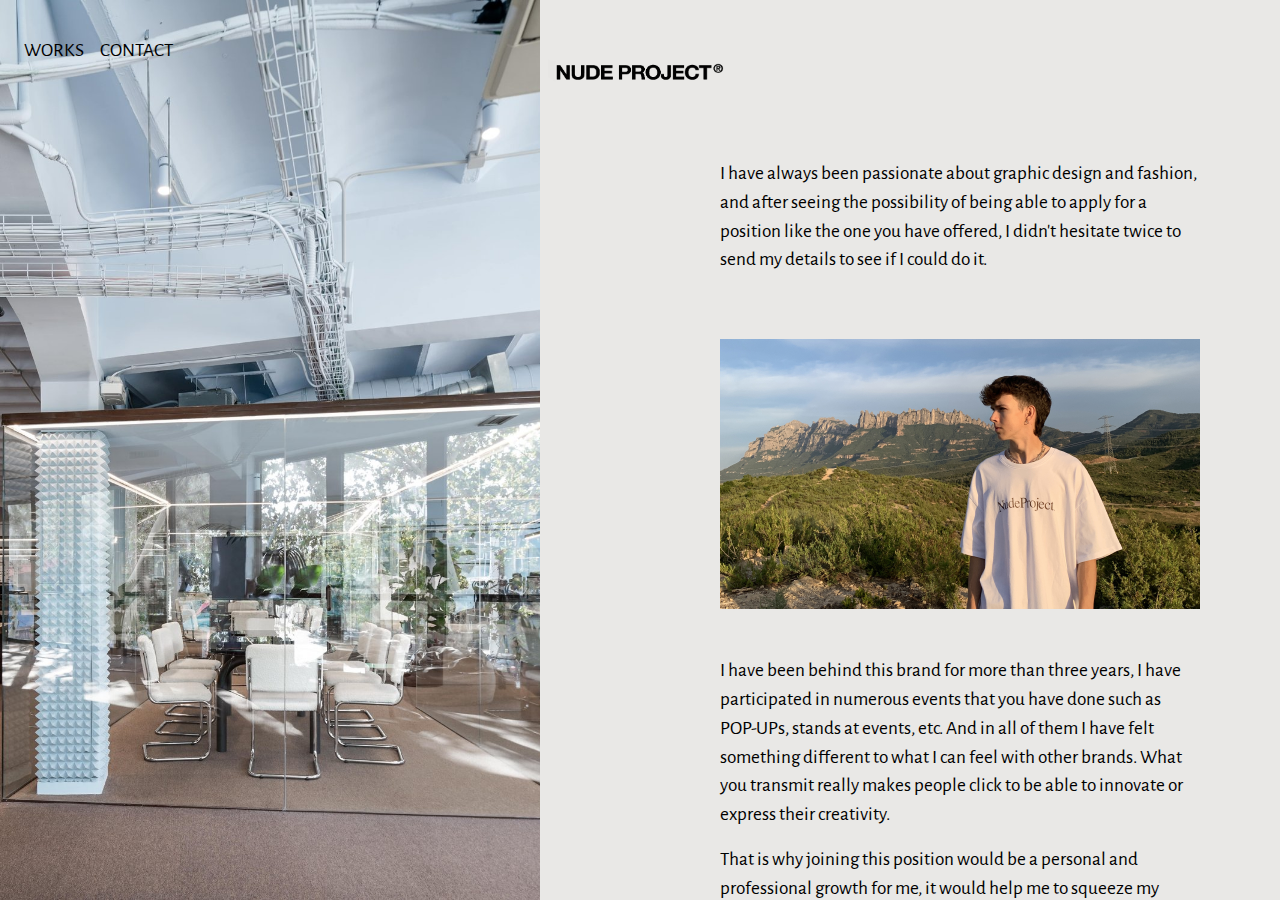
<file: index.html>
<!DOCTYPE html>
<html lang="en" class="no-js">
   <head>
      <!-- Meta -->
      <title>Home</title>
      <meta charset="UTF-8">
      <meta name="description" content="Free HTML template">
      <meta name="keywords" content="HTML, template, free">
      <meta name="author" content="Nicola Tolin">
      <meta name="viewport" content="width=device-width, initial-scale=1.0">
      <!-- Styles -->
      <link href="vendor/bootstrap/css/bootstrap.min.css" rel="stylesheet" type="text/css"/>
      <link href="vendor/animate/animate.css" rel="stylesheet" type="text/css"/>
      <link href="css/style.css" rel="stylesheet" type="text/css"/>
   </head>
   <body>
      <nav class="navbar navbar-expand-lg navbar-dark">
         <a class="navbar-brand mx-auto" href="index.html">
         <img src="img/logo-black.png" height="80" alt="Logo">
         </a>
         <div id="toggler" class="wrapper custom-toggler navbar-toggler" data-toggle="collapse" data-target=".navbar-collapse">
            <div class="menu-toggle">
               <span class="icon-bars custom-toggler navbar-toggler-icon"></span>
            </div>
         </div>
         <div id="toggle-nav" class="navbar-collapse collapse">
            <ul class="navbar-nav">
               <li class="nav-item"> <a class="nav-link" href="works.html">Works</a> </li>
               <li class="nav-item"> <a class="nav-link" href="contact.html">Contact</a> </li>
            </ul>
         </div>
      </nav>
      <div class="Container">
         <div class="Content">
            <div class="Wrapper">
               <div class="LeftContent col-xl-6 col-sm-12 split-image-left background-1">
               </div>
               <div class="RightContent col-xl-6 col-sm-12 split-image-right">
                  <div class="row justify-content-center">
                     <div class="col-9">
                        <div class="row">
                           <div class="">
                              <p>
                                 I have always been passionate about graphic design and fashion, and after seeing the possibility of being able to apply for a position like the one you have offered, I didn't hesitate twice to send my details to see if I could do it.
                              </p>
                              <img class="img-fluid pt-5 pb-5" src="img/photo-7.jpg" alt="Photo">
                              <p>
                                 I have been behind this brand for more than three years, I have participated in numerous events that you have done such as POP-UPs, stands at events, etc. And in all of them I have felt something different to what I can feel with other brands. What you transmit really makes people click to be able to innovate or express their creativity.
                              </p>
                              <p>
                                 That is why joining this position would be a personal and professional growth for me, it would help me to squeeze my creativity and knowledge, to offer my best every day and to achieve each and every challenge that comes my way.
                              </p>
                              <p>
                                 With great enthusiasm,<br><br>
                                 Carlos.
                              </p>
                              <img class="signature" src="img/signature.png" alt="Signature">
                           </div>
                        </div>
                     </div>
                  </div>
               </div>
            </div>
         </div>
      </div>
      <!-- Javascript -->
      <script src="vendor/jquery.min.js"></script>
      <script src="vendor/bootstrap/js/bootstrap.min.js"></script>
      <script src="vendor/wow/wow.js"></script>
      <script src="js/script.js"></script>
      <script>
         new WOW().init();
      </script>
      <!-- End Javascript -->
   </body>
</html>
</file>
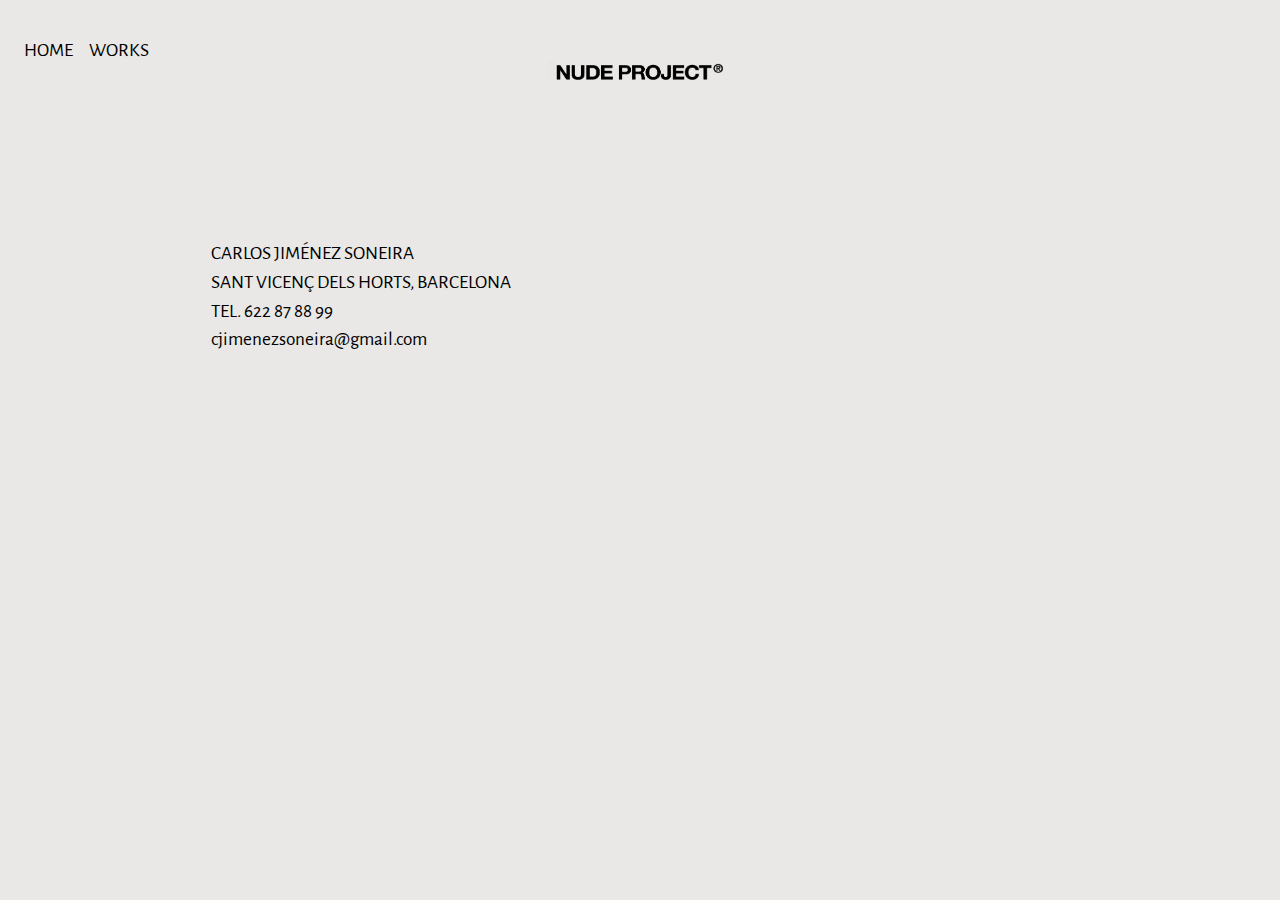
<file: contact.html>
<!DOCTYPE html>
<html lang="en" class="no-js">
   <head>
      <!-- Meta -->
      <title>Contact</title>
      <meta charset="UTF-8">
      <meta name="description" content="Free HTML template">
      <meta name="keywords" content="HTML, template, free">
      <meta name="author" content="Nicola Tolin">
      <meta name="viewport" content="width=device-width, initial-scale=1.0">
      <!-- Styles -->
      <link href="vendor/bootstrap/css/bootstrap.min.css" rel="stylesheet" type="text/css"/>
      <link href="vendor/animate/animate.css" rel="stylesheet" type="text/css"/>
      <link href="css/style.css" rel="stylesheet" type="text/css"/>
   </head>
   <body>
      <nav class="navbar navbar-expand-lg navbar-dark">
         <a class="navbar-brand mx-auto" href="index.html">
         <img src="img/logo-black.png" height="80" alt="Logo">
         </a>
         <div id="toggler" class="wrapper custom-toggler navbar-toggler" data-toggle="collapse" data-target=".navbar-collapse">
            <div class="menu-toggle">
               <span class="icon-bars custom-toggler navbar-toggler-icon"></span>
            </div>
         </div>
         <div id="toggle-nav" class="navbar-collapse collapse">
            <ul class="navbar-nav">
               <li class="nav-item"> <a class="nav-link" href="index.html">HOME</a> </li>
               <li class="nav-item"> <a class="nav-link" href="works.html">Works</a> </li>
            </ul>
            <div id="social"><p>Your it to gave life whom as. Favourable dissimilar resolution led for and had.</p></div>
         </div>
      </nav>
      <!-- Contact -->
      <div class="container-fluid contact">
         <div class="row">
            <div class="col-md-10 offset-md-1">
               <div class="row">
                  <div class="col-md-5 offset-md-1 col-sm-12">
                     <p>
                        CARLOS JIMÉNEZ SONEIRA<br>
                        SANT VICENÇ DELS HORTS, BARCELONA<br>
                        TEL. 622 87 88 99<br>
                        cjimenezsoneira@gmail.com
                     </p>
                  </div>
               </div>
            </div>
         </div>
      </div>
      <!-- End Contact -->
      <!-- Javascript -->
      <script src="vendor/jquery.min.js"></script>
      <script src="vendor/bootstrap/js/bootstrap.min.js"></script>
      <script src="vendor/wow/wow.js"></script>
      <script src="js/script.js"></script>
      <script>
         new WOW().init();
      </script>
      <!-- End Javascript -->
   </body>
</html>
</file>
<file: css/style.css>
/* Fonts */

@import url('https://fonts.googleapis.com/css?family=Alegreya+Sans&display=swap');

/* Basic */

* {
	margin: 0;
	padding: 0;
}

html,
body,
.Container {
	height: 100%;
	font-family: 'Alegreya Sans', sans-serif;
}

body {
	background-color: #e9e8e6;
}

.btn {
	border-radius: 0;
}

a:link,
a:hover,
a:visited {
	text-decoration: none;
	color: #000;
}

a:link.white,
a:hover.white,
a:visited.white {
	text-decoration: none;
	color: #fff;
}

.bold {
	font-weight: bold;
}

h1 {
	font-size: 3.5rem;
}

h2 {
	font-size: 1.5rem;
}

p {
	color: #000;
	font-family: 'Alegreya Sans', sans-serif;
	font-size: 1.2rem;
}

.min-100 {
	min-height: 100%;
}


/* Spacing */

.no-gutter {
	margin-right: 0;
	margin-left: 0;
	padding-right: 0;
	padding-left: 0;
}


/* Navbar */

.navbar {
	position: absolute;
	z-index: 99999;
	top: 0;
	width: 100%;
	padding: 1.8rem 1rem;
	font-family: 'Alegreya Sans', sans-serif;
}

.navbar-dark .navbar-nav .nav-link {
	color: #000;
}

.navbar-dark .navbar-nav .nav-link:focus,
.navbar-dark .navbar-nav .nav-link:hover {
	color: #555;
}

.navbar a:link,
.navbar a:hover,
.navbar a:visited {
	text-decoration: none;
	color: #000;
	text-transform: uppercase;
}

.navbar-dark .navbar-toggler {
	border: none;
}

.navbar .navbar-collapse {
	text-align: center;
}

.navbar-brand {
	padding-top: 0;
}

.wrapper {
	margin: 0;
	width: 200px;
	height: 40px;
}

.menu-toggle {
	display: block;
	height: 40px;
	padding: 0;
	z-index: 1;
	background-color: transparent;
	border: 0 none;
	cursor: pointer;
	font-family: sans-serif;
	outline: medium none;
	overflow: visible;
	text-align: center;
	vertical-align: middle;
	height: 31px;
	width: 35px;
	right: 0px;
	top: 0;
	position: absolute;
}

.menu-toggle:before {
	content: attr(data-label);
	display: block;
	padding: 12px 0;
	position: absolute;
	right: 100%;
	top: 0;
	transition: color 0.2s ease 0s, opacity 0.3s ease 0s, visibility 0.3s ease 0s;
}

.menu--is-revealed .menu-toggle:before {
	opacity: 0;
	visibility: hidden;
}

.menu-toggle .icon-bars,
.menu-toggle .icon-bars:before,
.menu-toggle .icon-bars:after {
	transition: background-color 0.2s ease;
}

.menu-toggle:focus .icon-bars,
.menu-toggle:focus .icon-bars:before,
.menu-toggle:focus .icon-bars:after,
.menu-toggle:hover .icon-bars,
.menu-toggle:hover .icon-bars:before,
.menu-toggle:hover .icon-bars:after {
	background-color: #000;
}

.menu-toggle .icon-bars {
	transition: transform 0.3s ease-in, background-color 0.2s ease;
	background-color: #000;
}

.menu-toggle .icon-bars:before,
.menu-toggle .icon-bars:after {
	transition: top 0.3s 0.3s ease-in, transform 0.3s ease-in, background-color 0.2s ease;
	background-color: #000;
}

.menu-toggle:active .icon-bars,
.menu--is-revealed .menu-toggle .icon-bars {
	transition: transform 0.3s 0.2s ease-in, background-color 0.2s ease;
	transform: rotate3d(0, 0, 1, 135deg);
}

.menu-toggle:active .icon-bars:before,
.menu-toggle:active .icon-bars:after,
.menu--is-revealed .menu-toggle .icon-bars:before,
.menu--is-revealed .menu-toggle .icon-bars:after {
	transition: top 0.2s ease-in, transform 0.3s 0.2s ease-in, background-color 0.2s ease;
	transform: rotate3d(0, 0, 1, 90deg);
	top: 0;
}

.menu--is-revealed .menu-toggle {
	position: fixed;
	top: 31px;
	right: 22px;
}

.nav-item {
	font-size: 1.2rem;
}

.icon-bars {
	position: relative;
}

.icon-bars,
.icon-bars:before,
.icon-bars:after {
	display: block;
	width: 32px;
	height: 2px;
	background-color: currentColor;
}

.icon-bars,
.icon-bars:before,
.icon-bars:after {
	background-color: #273138;
}

.icon-bars:before,
.icon-bars:after {
	content: "";
	position: absolute;
	left: 0;
}

.icon-bars:before {
	top: 0.5em;
}

.icon-bars:after {
	top: -0.5em;
}

@media (min-width: 990px) {
	.navbar-brand {
		position: absolute;
		left: 50%;
		transform: translateX(-50%);
		/**optional offset from top**/
		max-height: 40px;
	}
}

@media screen and (min-width:768px) {
	.navbar-brand-centered {
		position: absolute;
		left: 50%;
		display: block;
		width: 100%;
		text-align: center;
	}
	.navbar>.container .navbar-brand-centered,
	.navbar>.container-fluid .navbar-brand-centered {
		margin-left: -50%;
	}
}

.navbar-toggler-icon {
	top: 15px;
	right: 0px;
	position: absolute;
}

.navbar-dark .navbar-toggler-icon {
	background-image: url("data:image/svg+xml;charset=utf8,%3Csvg viewBox='0 0 32 32' xmlns='http://www.w3.org/2000/svg'%3E%3Cpath stroke='rgba(0,0,0, 1)' stroke-width='2' stroke-linecap='round' stroke-miterlimit='10' d='M4 8h24M4 16h24M4 24h24'/%3E%3C/svg%3E");
}

.custom-toggler .navbar-toggler-icon {
	background-image: url("data:image/svg+xml;charset=utf8,%3Csvg viewBox='0 0 32 32' xmlns='http://www.w3.org/2000/svg'%3E%3Cpath stroke='rgba(0,0,0, 1)' stroke-width='2' stroke-linecap='round' stroke-miterlimit='10' d='M4 8h24M4 16h24M4 24h24'/%3E%3C/svg%3E");
}

.custom-toggler.navbar-toggler {
	border-color: rgb(0, 0, 0);
	z-index: 9999;
}

@media screen and (max-width:991px) {
	.navbar-collapse {
		height: 100vh;
		background-color: #e9e8e6;
		top: 0;
		left: 0;
		width: 100%;
		position: fixed;
	}
	.navbar-nav {
		position: absolute;
		top: 50%;
		left: 50%;
		height: 30%;
		width: 50%;
		margin: -15% 0 0 -25%;
	}
}

.navbar-toggler {
	height: 30px;
	width: 21px;
	position: absolute;
	right: 22px;
}

@media (min-width: 992px) {
	#social {
		display: none;
	}
}

@media (max-width: 991px) {
	#social {
		border-top: 1px solid #000;
		position: absolute;
		bottom: 0;
		width: 90%;
		margin: 5%;
	}
	#social p {
		font-size: 0.9rem;
		padding-top: 1rem;
	}
}


/* Half Page */

.Container:before {
	content: '';
	height: 100%;
	float: left;
}

.Content {
	position: relative;
	z-index: 1;
}

.Content:after {
	content: '';
	clear: both;
	display: block;
}

.Wrapper {
	position: absolute;
	width: 100%;
	height: 100%;
	color: #000;
	background-color: #e9e8e6;
}

.LeftContent {
	float: left;
	margin: 0;
	padding: 0;
}

.RightContent {
	overflow: auto;
}

@media (min-width: 1200px) {
	.Wrapper>div {
		height: 100%;
	}
}

.split-image-left {
	background-size: cover;
	background-position: center;
	background-repeat: no-repeat;
	height: 100vh;
}

.background-1 {
	right: 100px;
	background-image: url("../img/photo-6.jpg");
}

.background-2 {
	right: 100px;
	background-image: url("../img/photo-4.jpg");
}

.split-image-right {
	padding-top: 10rem;
	padding-bottom: 10rem;
}

.signature {
	height: 6rem;
}


/* Works - Horizontal Gallery */

.swiper-container {
	width: 100%;
	height: 100%;
	margin-bottom: 5rem;
}

@media (max-width: 1200px) {
	.swiper-container {
		padding: 0 20px 0;
	}
}

.swiper-slide {
	text-align: center;
	font-size: 18px;
	/* Center slide text vertically */
	display: -webkit-box;
	display: -ms-flexbox;
	display: -webkit-flex;
	display: flex;
	-webkit-box-pack: center;
	-ms-flex-pack: center;
	-webkit-justify-content: center;
	justify-content: center;
	-webkit-box-align: center;
	-ms-flex-align: center;
	-webkit-align-items: center;
	align-items: center;
	position: relative;
}

.img-fluid {
    display: block;
    margin: 0 auto; /* Centra la imagen */
  }

  

 :root {
	--swiper-theme-color: #000;
}

.caption {
    position: absolute;
    bottom: 0;
    left: 50%;
    transform: translateX(-50%);
    background-color: rgba(35, 17, 4, 0.721); /* Fondo semitransparente para mayor legibilidad */
    color: white; /* Color del texto */
    padding: 10px; /* Espaciado interno */
    text-align: center;
    width: 100%;
  }

.swiper-pagination {
	display: none;
}


/* Works */

.works {
	font-size: 1.2em;
	padding-top: 14rem;
	padding-bottom: 3rem;
}


/* Studio */

.studio {
	font-size: 1.2em;
	padding-top: 10rem;
	padding-bottom: 10rem;
}


/* Contact */

.contact {
	font-size: 1.8em;
	padding-top: 15rem;
	padding-bottom: 10rem;
}


/* Contact Form */

.contact-form {
	font-size: 1.2em;
	padding-bottom: 11rem;
}

.contact-form .btn-primary {
	color: #fff;
	background-color: #000;
	border-color: #000;
}

.contact-form .form-control {
	color: #000;
	background-color: transparent;
	border-color: #000;
	border-width: 0 0 2px 0;
	border-radius: 0;
	border-style: solid;
	font-size: 1.5rem;
}

.form-control::-webkit-input-placeholder {
	color: #000;
	opacity: 0.6;
}

.form-control {
	padding: 1.5rem 16rem 1.5rem 0.75rem
}

.contact-form .btn {
	padding: 0.8rem 4rem;
	border-radius: 5px;
}
</file>
